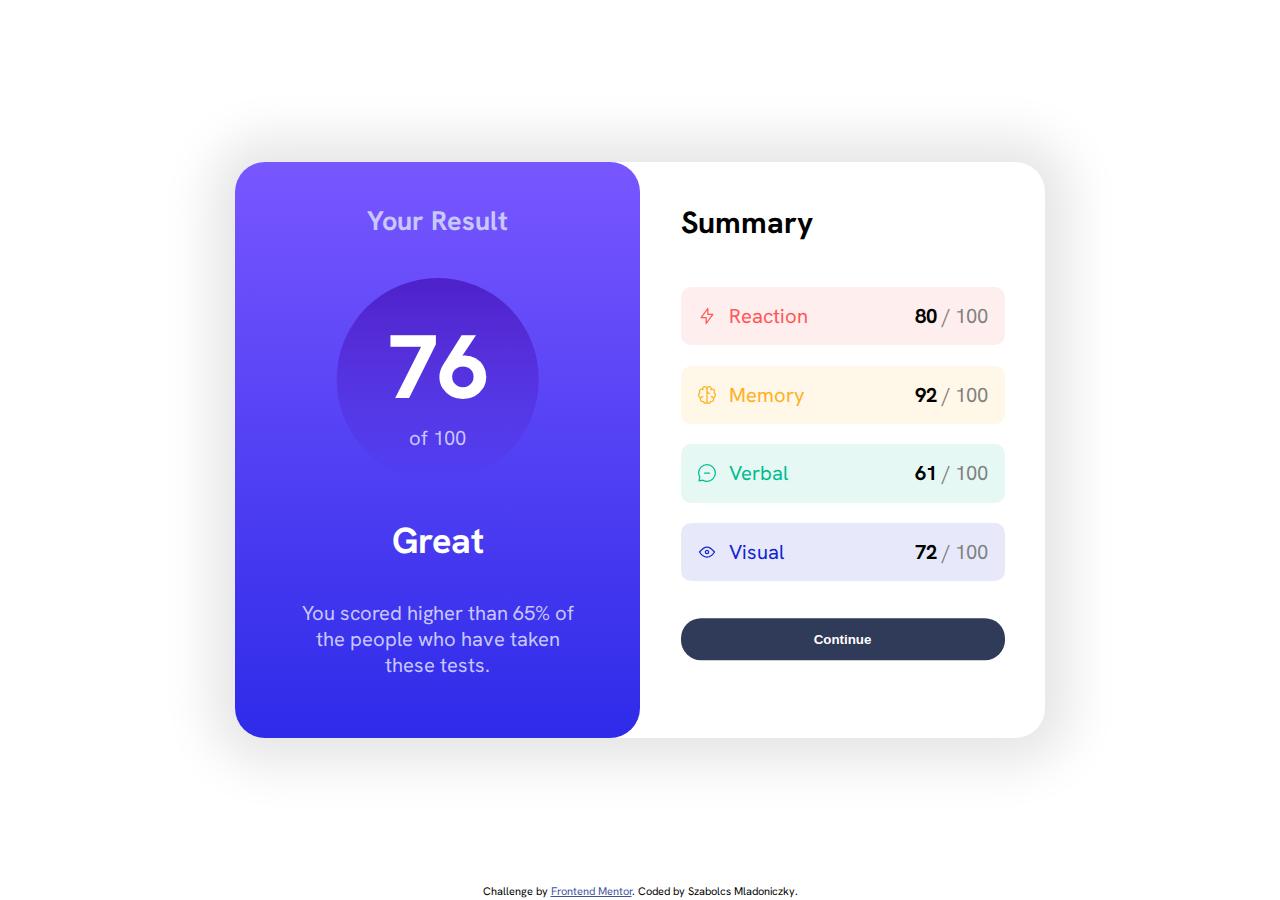
<file: index.html>
<!DOCTYPE html>
<html lang="en">

<head>
  <meta charset="UTF-8">
  <meta name="viewport" content="width=device-width, initial-scale=1.0">
  <!-- displays site properly based on user's device -->

  <script src="./script.js" defer></script>

  <link rel="icon" type="image/png" sizes="32x32" href="./assets/images/favicon-32x32.png">

  <title>Frontend Mentor | Results summary component</title>

  <link rel="preconnect" href="https://fonts.googleapis.com">
  <link rel="preconnect" href="https://fonts.gstatic.com" crossorigin>
  <link href="https://fonts.googleapis.com/css2?family=Hanken+Grotesk:wght@500;700;800&display=swap" rel="stylesheet">


  <!-- Feel free to remove these styles or customise in your own stylesheet 👍 -->
  <link rel="stylesheet" type="text/css" href="style.css" />
</head>

<body>

  <main>
    <section id="result-container">
      <h2>Your Result</h2>

      <div id="score-div">
        <p id="your-result">76</p>
        <p>of <span id="max-result">100</span></p>
      </div>

      <h3 id="feedback">Great</h3>
      <p id="percentage-compare">You scored higher than <span id="leaderboard-rank">65%</span> of the people who have
        taken these tests.</p>
    </section>

    <section id="summary-container">
    </section>
  </main>
  <footer class="attribution">
    Challenge by <a href="https://www.frontendmentor.io?ref=challenge" target="_blank">Frontend Mentor</a>.
    Coded by Szabolcs Mladoniczky.
  </footer>
</body>

</html>
</file>
<file: style.css>
html,
body {
    min-height: 100vh;
    min-height: 100lvh;
    margin: 0;
    font-size: 1.125em;
    font-family: 'Hanken Grotesk';
}

main {
    max-width: 90vw;

    width: 45rem;
    min-height: 32rem;

    position: absolute;
    top: 50%;
    left: 50%;
    transform: translate(-50%, -50%);

    display: grid;
    grid-template-columns: 1fr 1fr;
    grid-template-rows: 1fr;

    box-shadow: 1px 1px 50px 25px #e6e6e6;
    border-radius: 30px;
}

#result-container {
    text-align: center;

    background: linear-gradient(hsl(252, 100%, 67%), hsl(241, 81%, 54%));
    border-radius: 30px;

    color: hsl(241, 100%, 89%);
}

#result-container h2 {
    margin: 1.5em;
    font-size: 1.5rem;
}

#result-container #your-result,
#result-container h3 {
    color: white;
}

#result-container h3 {
    font-weight: 700;
    font-size: 2rem;
}

#result-container #percentage-compare {
    margin: 1em 3em;
}

#score-div {
    background: linear-gradient(hsla(256, 72%, 46%, 1), hsla(241, 72%, 46%, 0));
    border-radius: 100%;

    width: 50%;
    max-width: 20ch;
    aspect-ratio: 1;

    position: relative;
    left: 50%;
    transform: translateX(-50%);

    display: flex;
    flex-direction: column;
    justify-content: center;
}

#score-div p {
    margin: 0;
}

#score-div {
    vertical-align: middle;
}

#score-div #your-result {
    font-size: 5rem;
    font-weight: 800;
}

#summary-container {
    padding: 2em;
    display: flex;
    flex-flow: column;
}

#summary-container>* {
    flex: 0 1 auto;
}

#summary-container h2 {
    margin-top: 0;
}

.red {
    background-color: hsla(0, 100%, 67%, 10%);
}

.red .name {
    color: hsl(0, 100%, 67%);
}

.yellow {
    background-color: hsla(39, 100%, 56%, 10%);
}

.yellow .name {
    color: hsl(39, 100%, 56%);
}

.green {
    background-color: hsla(166, 100%, 37%, 10%);
}

.green .name {
    color: hsl(166, 100%, 37%);
}

.blue {
    background-color: hsla(234, 85%, 45%, 10%);
}

.blue .name {
    color: hsl(234, 85%, 45%);
}

#button-container {
    flex: 1 1 auto;
}

button {
    margin: auto;
    padding: 1em;
    border-radius: 20px;
    border: none;
    width: 100%;
    position: relative;
    top: 50%;
    transform: translateY(-50%);
    color: white;
    background-color: hsl(224, 30%, 27%);
    font-weight: 800;
}

button:hover {
    background-color: hsl(241, 100%, 89%);
}

button:active {
    background-color: hsl(241.6, 18.6%, 60%)
}

.summary-component {
    border-radius: 10px;
    display: flex;
    justify-content: space-between;
    padding: 0.8em;
    margin-top: 1em;
    text-align: center;
}

.summary-component> :first-child {
    display: flex;
    align-items: center;
}

img {
    margin-right: 0.6em;
}

.score {
    color: grey
}

.score .bold {
    color: black;
    font-weight: 700;
}

.attribution {
    font-size: 11px;
    text-align: center;
    bottom: 0;
    position: absolute;
    width: 100%;
    margin: 0.2em 0;
}

.attribution a {
    color: hsl(228, 45%, 44%);
}

@media (max-width: 45rem) {
    main {
        border-radius: 0 0 30px 30px;
        width: 100%;
        max-width: unset;
        grid-template-columns: 1fr;
        grid-template-rows: 1fr 1fr;
        box-shadow: unset;
        left: 0;
        right: 0;
        transform: unset;
        position: relative;
    }

    .attribution {
        position: relative;
        margin: unset;
    }

    #result-container {
        border-radius: 0 0 30px 30px;
    }
}
</file>
